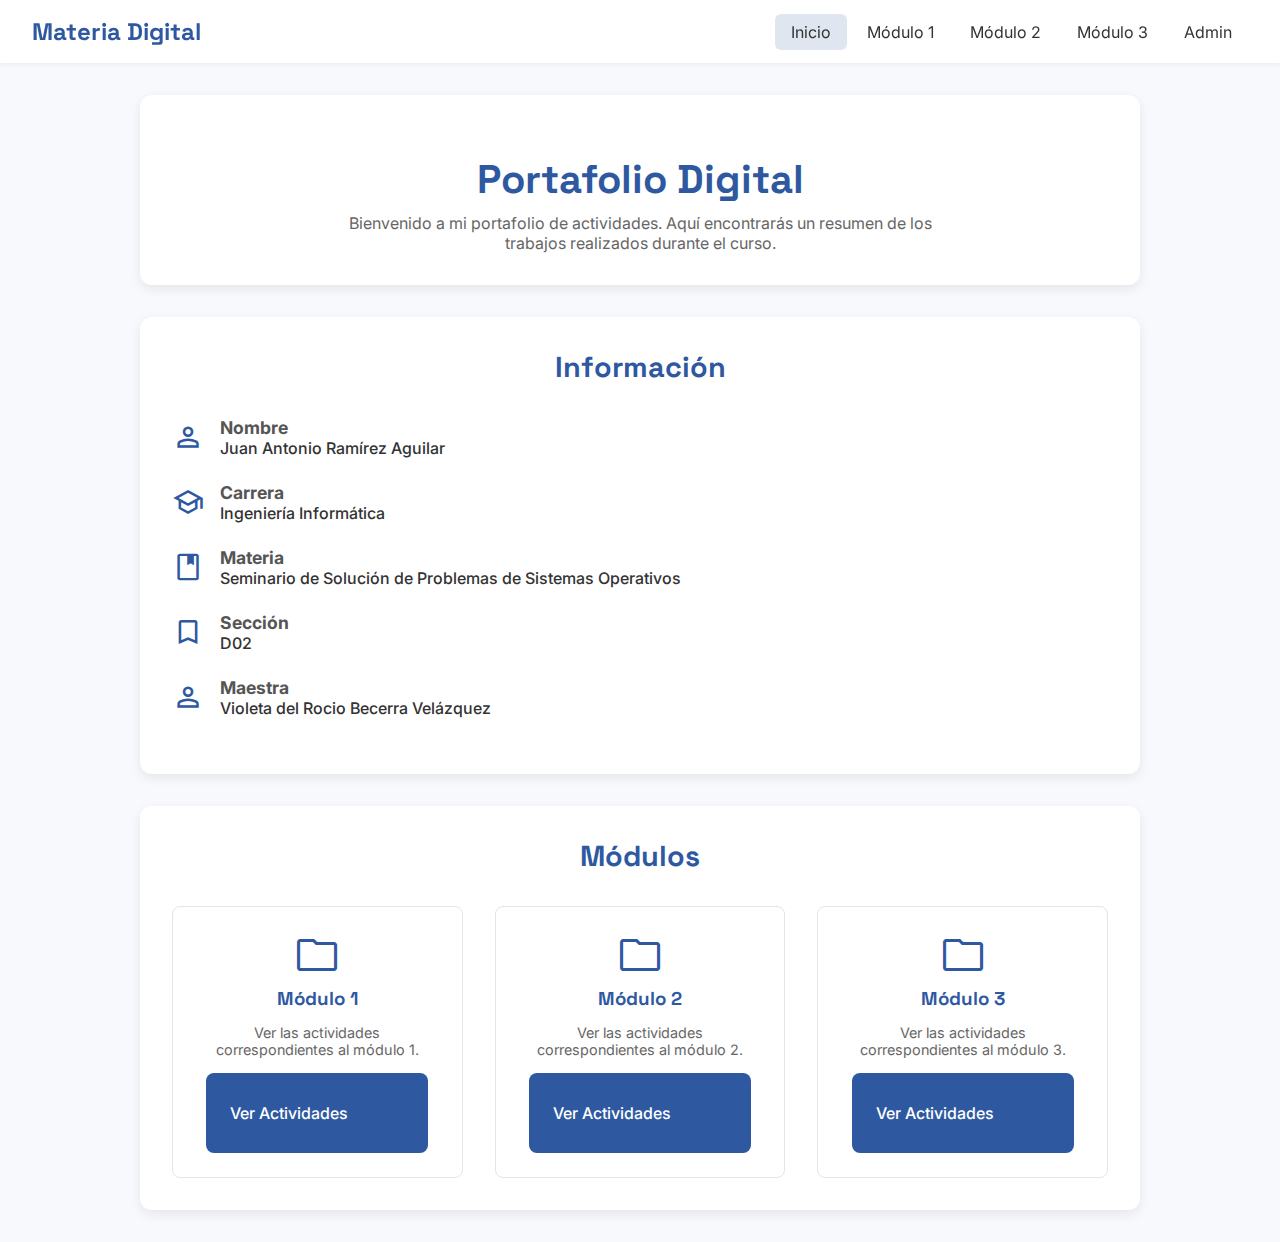
<file: index.html>
<!DOCTYPE html>
<html lang="es">
<head>
    <meta charset="UTF-8">
    <meta name="viewport" content="width=device-width, initial-scale=1.0">
    <title>Portafolio Digital</title>
    <link rel="stylesheet" href="style.css">
    <link href="https://fonts.googleapis.com/css2?family=Inter:wght@400;500;600&family=Space+Grotesk:wght@700&display=swap" rel="stylesheet">
    <link rel="stylesheet" href="https://fonts.googleapis.com/css2?family=Material+Symbols+Outlined:opsz,wght,FILL,GRAD@20..48,100..700,0..1,-50..200" />
</head>
<body>

    <header>
        <div class="logo">Materia Digital</div>
        <nav>
            <a href="#" class="active">Inicio</a>
            <a href="modulo-1.html">Módulo 1</a>
            <a href="modulo-2.html">Módulo 2</a>
            <a href="modulo-3.html">Módulo 3</a>
            <a href="admin.html">Admin</a>
        </nav>
    </header>

    <main>
        <section id="bienvenida">
            <h1>Portafolio Digital</h1>
            <p>Bienvenido a mi portafolio de actividades. Aquí encontrarás un resumen de los trabajos realizados durante el curso.</p>
        </section>

        <section id="informacion-personal">
            <h2>Información</h2>
            <div class="info-item">
                <span class="material-symbols-outlined">person</span>
                <div class="info-content">
                    <h4>Nombre</h4>
                    <p>Juan Antonio Ramírez Aguilar</p>
                </div>
            </div>
            <div class="info-item">
                <span class="material-symbols-outlined">school</span>
                <div class="info-content">
                    <h4>Carrera</h4>
                    <p>Ingeniería Informática</p>
                </div>
            </div>
            <div class="info-item">
                <span class="material-symbols-outlined">book</span>
                <div class="info-content">
                    <h4>Materia</h4>
                    <p>Seminario de Solución de Problemas de Sistemas Operativos</p>
                </div>
            </div>
            <div class="info-item">
                <span class="material-symbols-outlined">bookmark</span>
                <div class="info-content">
                    <h4>Sección</h4>
                    <p>D02</p>
                </div>
            </div>
            <div class="info-item">
                <span class="material-symbols-outlined">person</span>
                <div class="info-content">
                    <h4>Maestra</h4>
                    <p>Violeta del Rocio Becerra Velázquez</p>
                </div>
            </div>
        </section>

        <section id="modulos">
            <h2>Módulos</h2>
            <div class="modulos-grid">
                <div class="modulo-card">
                    <span class="material-symbols-outlined">folder</span>
                    <h3>Módulo 1</h3>
                    <p>Ver las actividades correspondientes al módulo 1.</p>
                    <a href="modulo-1.html" class="btn">Ver Actividades <span class="material-symbols-outlined">arrow_forward</span></a>
                </div>
                <div class="modulo-card">
                    <span class="material-symbols-outlined">folder</span>
                    <h3>Módulo 2</h3>
                    <p>Ver las actividades correspondientes al módulo 2.</p>
                    <a href="modulo-2.html" class="btn">Ver Actividades <span class="material-symbols-outlined">arrow_forward</span></a>
                </div>
                <div class="modulo-card">
                    <span class="material-symbols-outlined">folder</span>
                    <h3>Módulo 3</h3>
                    <p>Ver las actividades correspondientes al módulo 3.</p>
                    <a href="modulo-3.html" class="btn">Ver Actividades <span class="material-symbols-outlined">arrow_forward</span></a>
                </div>
            </div>
        </section>

    </main>
    
</body>
</html>
</file>
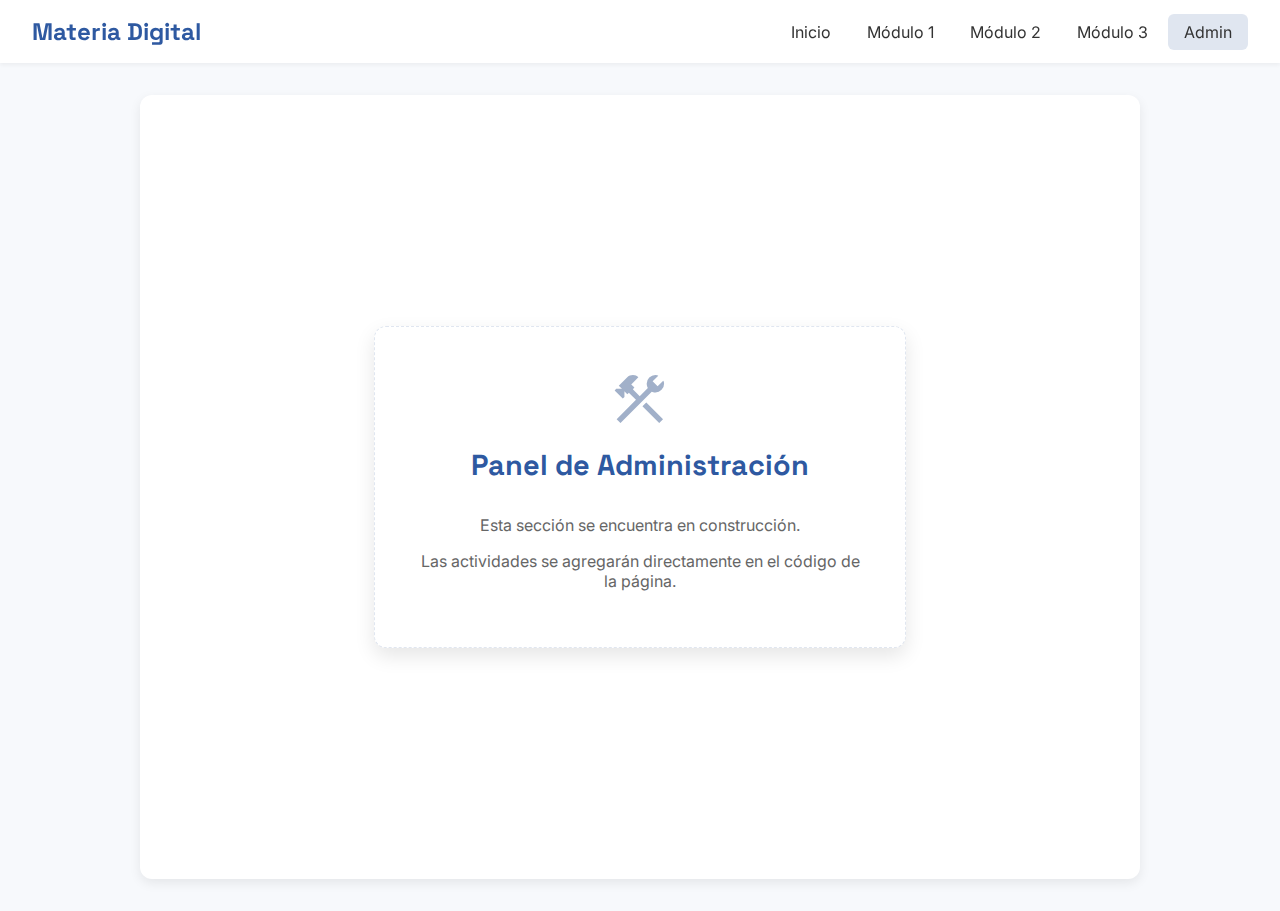
<file: admin.html>
<!DOCTYPE html>
<html lang="es">
<head>
    <meta charset="UTF-8">
    <meta name="viewport" content="width=device-width, initial-scale=1.0">
    <title>Admin - Portafolio</title>
    <link rel="stylesheet" href="style.css">
    <link href="https://fonts.googleapis.com/css2?family=Inter:wght@400;500;600&family=Space+Grotesk:wght@700&display=swap" rel="stylesheet">
    <link rel="stylesheet" href="https://fonts.googleapis.com/css2?family=Material+Symbols+Outlined:opsz,wght,FILL,GRAD@20..48,100..700,0..1,-50..200" />
</head>
<body>

    <header>
        <div class="logo">Materia Digital</div>
        <nav>
            <a href="index.html">Inicio</a>
            <a href="modulo1.html">Módulo 1</a>
            <a href="modulo2.html">Módulo 2</a>
            <a href="modulo3.html">Módulo 3</a>
            <a href="#" class="active">Admin</a>
        </nav>
    </header>

    <main>
        <section id="admin-page" class="admin-page">
            <div class="construction-card">
                <span class="material-symbols-outlined">construction</span>
                <h2>Panel de Administración</h2>
                <p>Esta sección se encuentra en construcción.</p>
                <p>Las actividades se agregarán directamente en el código de la página.</p>
            </div>
        </section>
    </main>

</body>
</html>
</file>
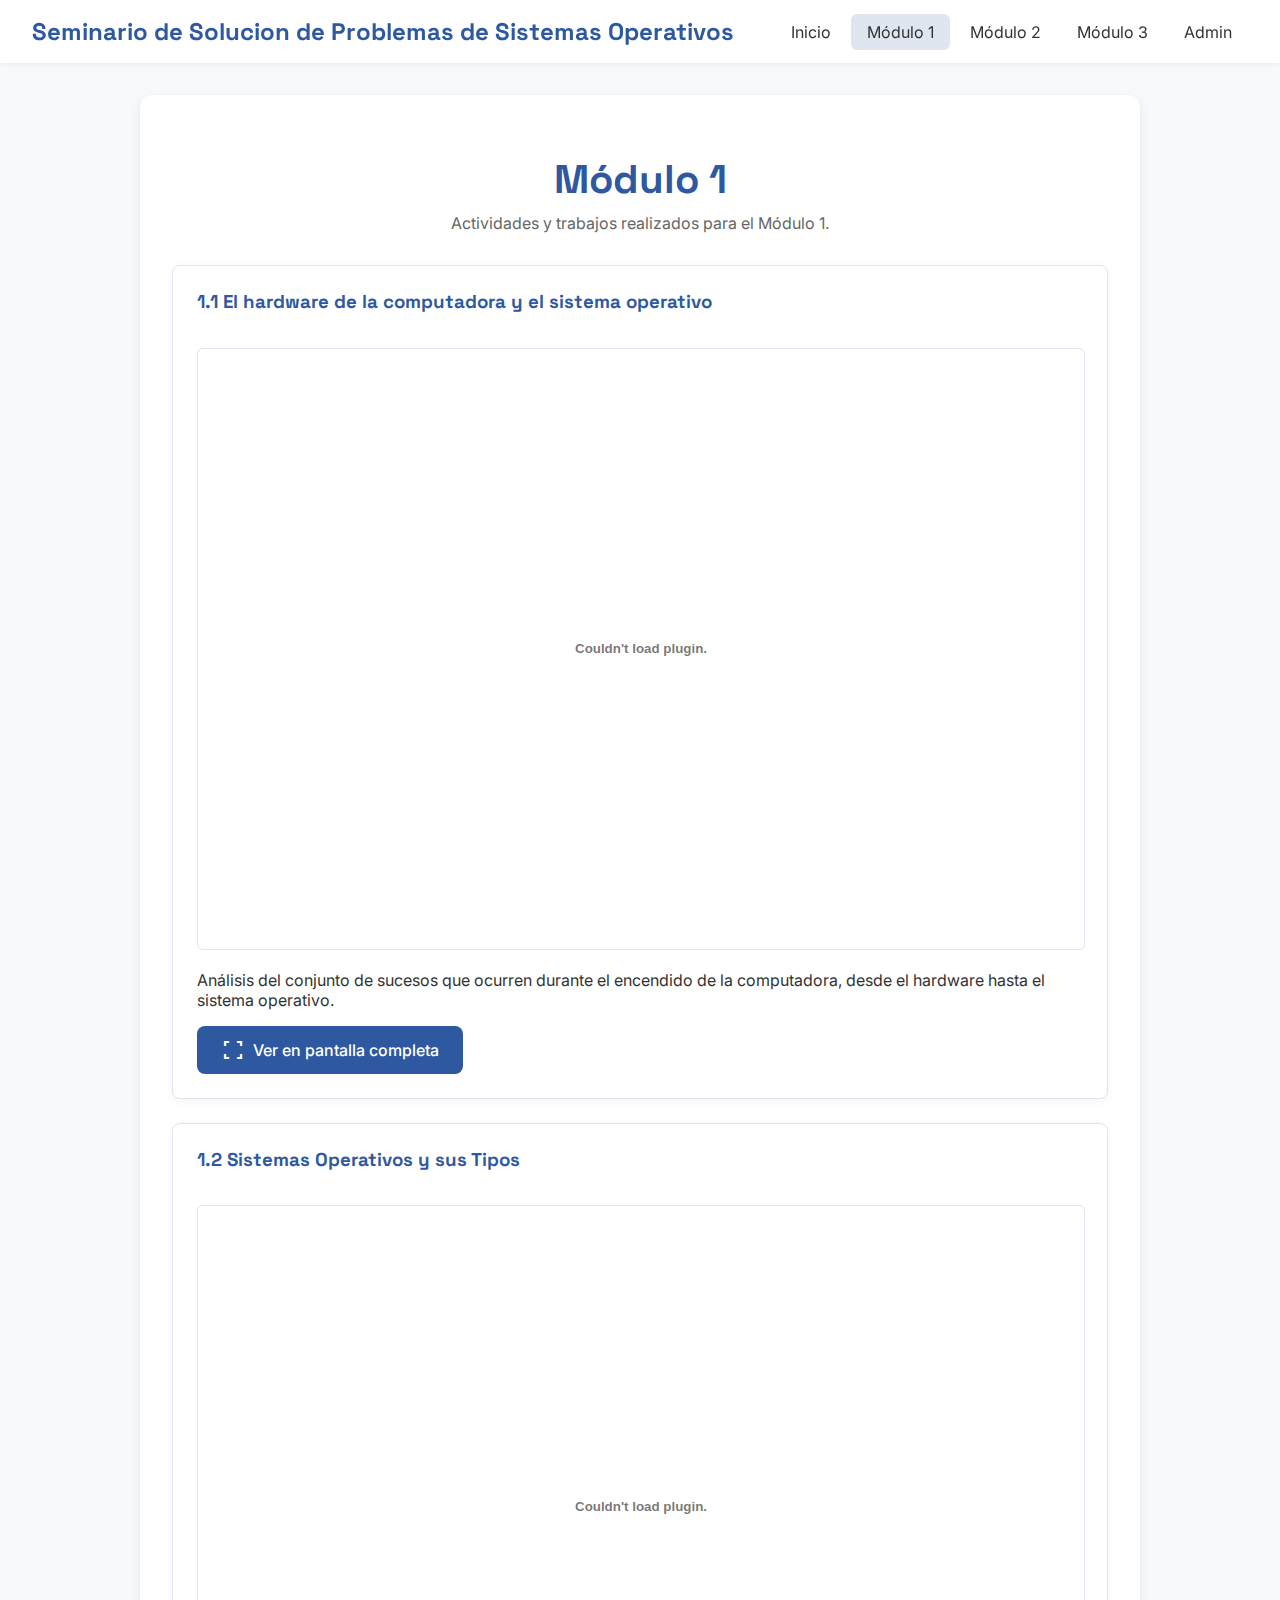
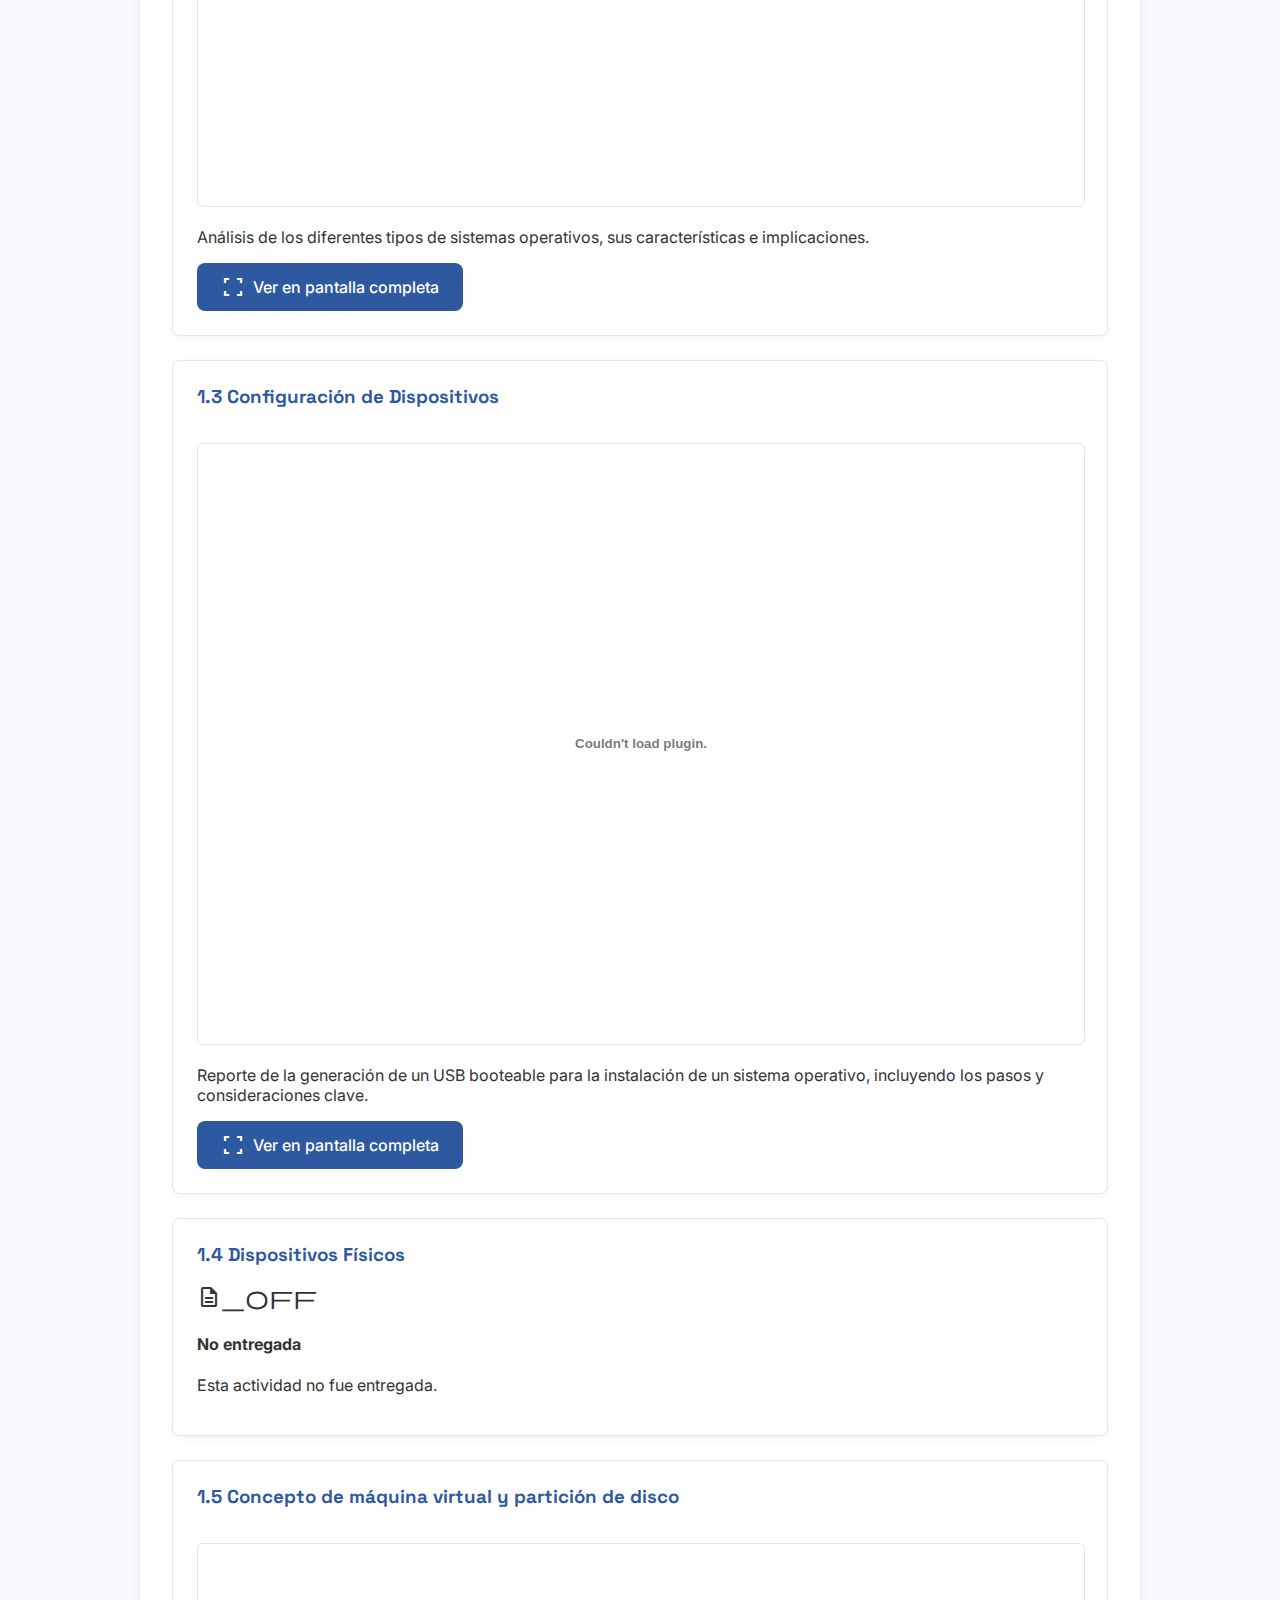
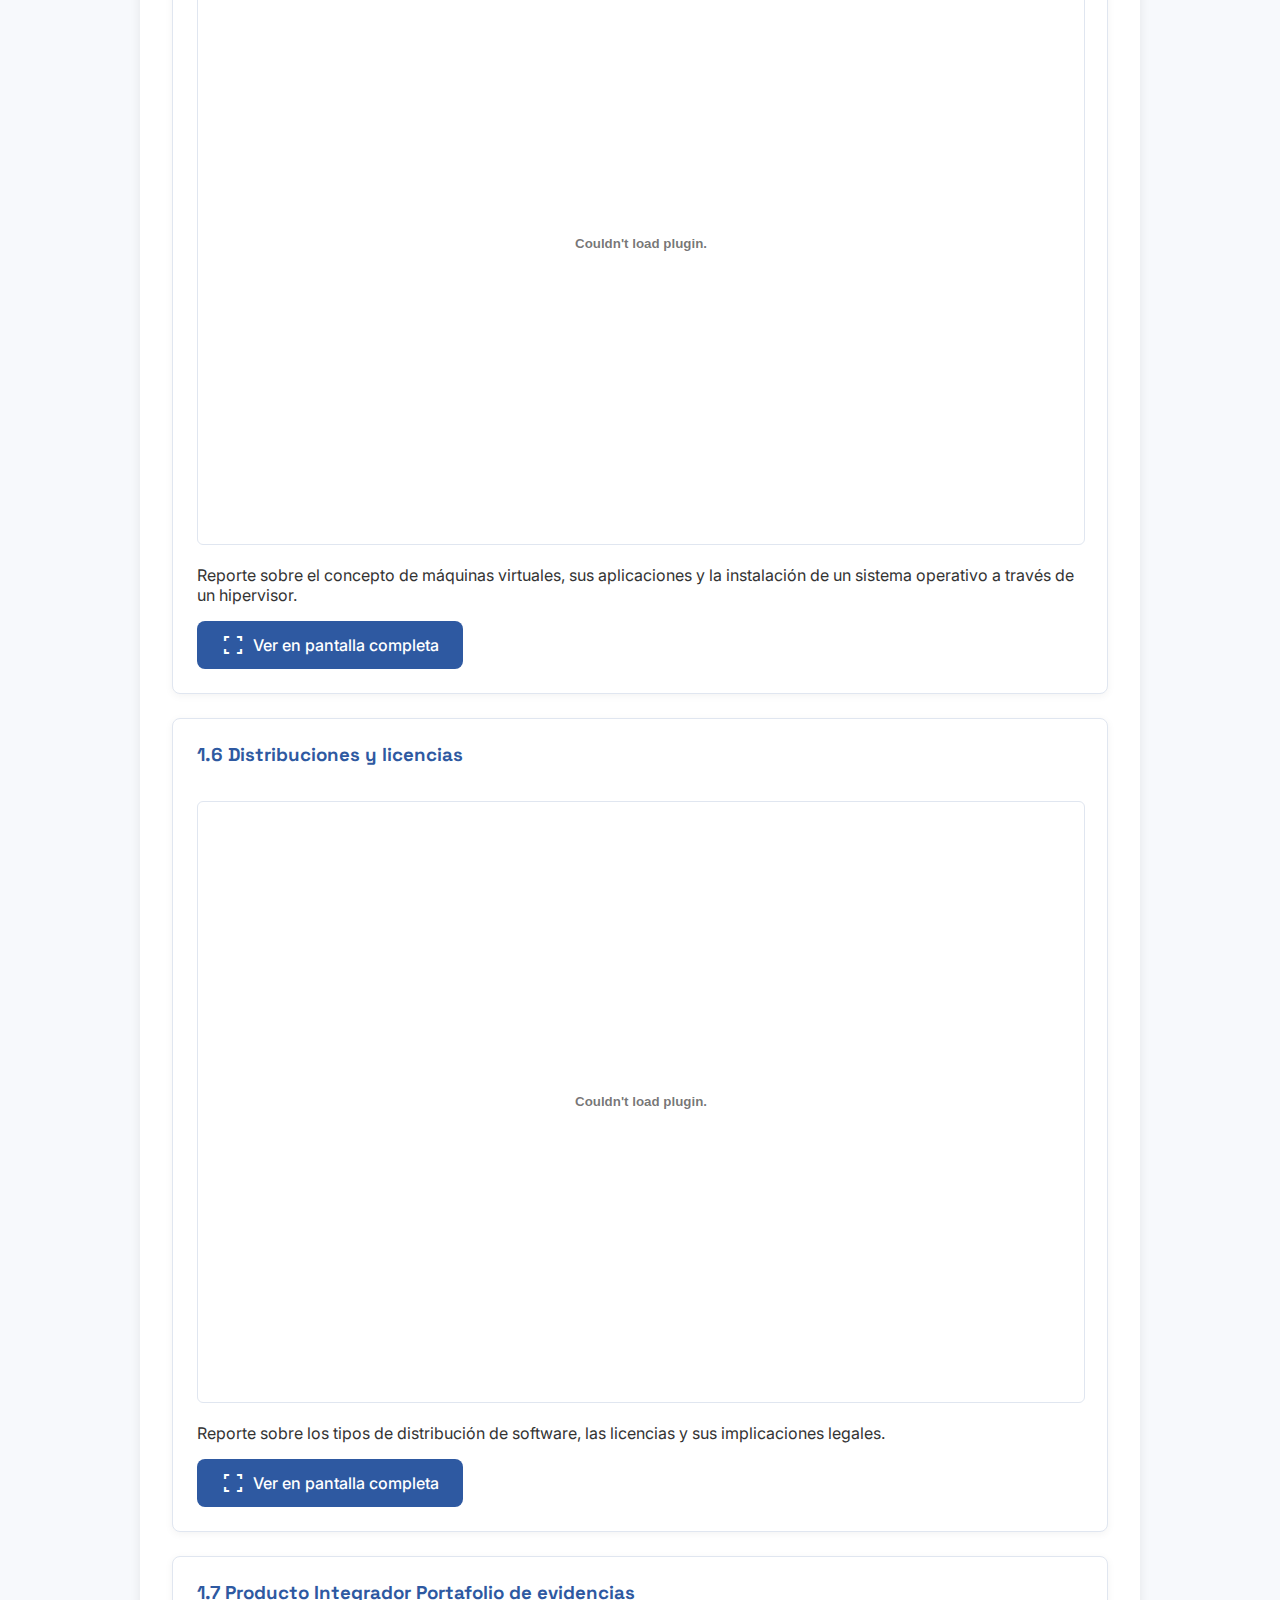
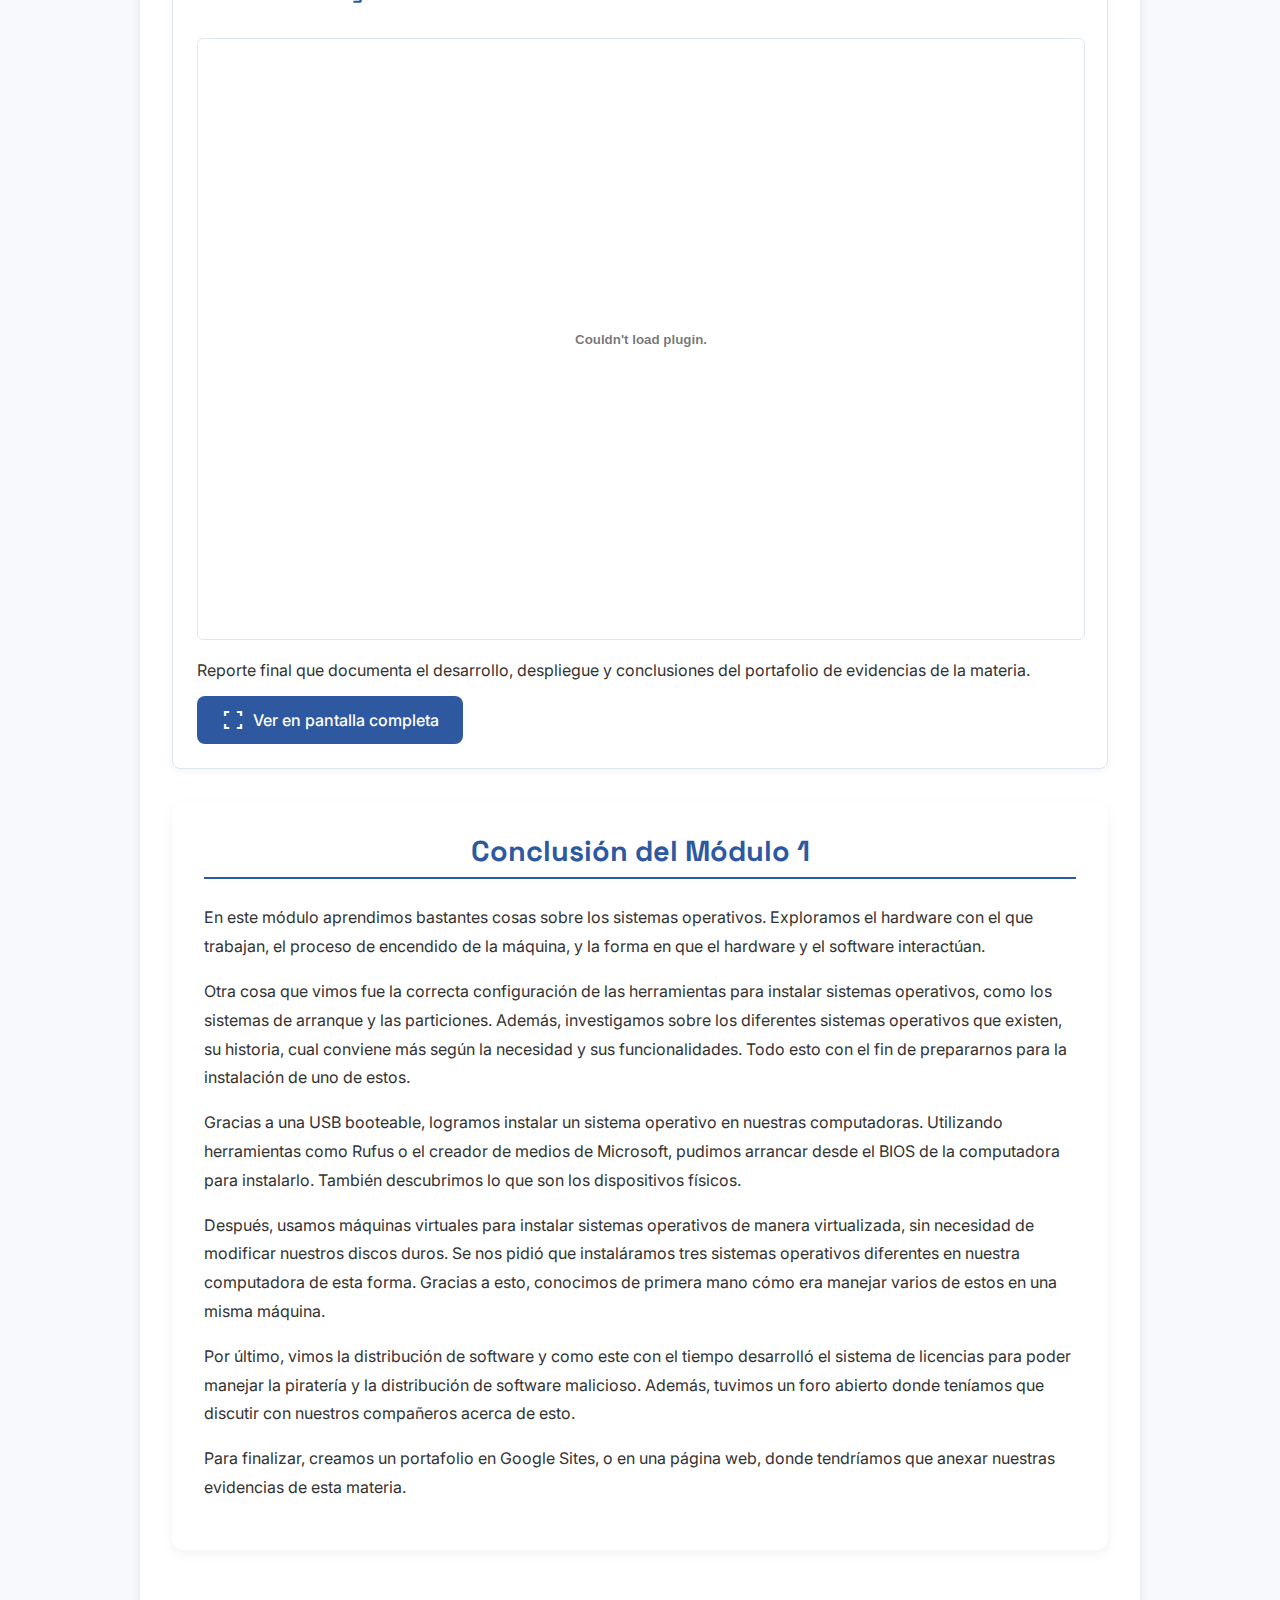
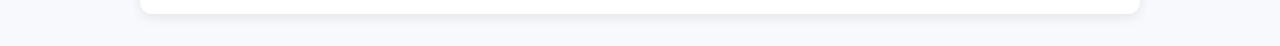
<file: modulo-1.html>
<!DOCTYPE html>
<html lang="es">
<head>
    <meta charset="UTF-8">
    <meta name="viewport" content="width=device-width, initial-scale=1.0">
    <title>Módulo 1 - Portafolio</title>
    <link rel="stylesheet" href="style.css">
    <link href="https://fonts.googleapis.com/css2?family=Inter:wght@400;500;600&family=Space+Grotesk:wght@700&display=swap" rel="stylesheet">
    <link rel="stylesheet" href="https://fonts.googleapis.com/css2?family=Material+Symbols+Outlined:opsz,wght,FILL,GRAD@20..48,100..700,0..1,-50..200" />
</head>
<body>

    <header>
        <div class="logo">Seminario de Solucion de Problemas de Sistemas Operativos</div>
        <nav>
            <a href="index.html">Inicio</a>
            <a href="#" class="active">Módulo 1</a>
            <a href="modulo-2.html">Módulo 2</a>
            <a href="modulo-3.html">Módulo 3</a>
            <a href="admin.html">Admin</a>
        </nav>
    </header>

    <main>
        <section id="modulo-page">
            <h1 class="modulo-title">Módulo 1</h1>
            <p class="modulo-subtitle">Actividades y trabajos realizados para el Módulo 1.</p>

            <div id="actividades-container" class="actividades-container">
                <div class="no-actividades-card">
                    <span class="material-symbols-outlined">folder_off</span>
                    <h4>No hay actividades</h4>
                    <p>Aún no se han agregado actividades para este módulo. Vuelve más tarde.</p>
                </div>
            </div>
        
            <div class="conclusion-section">
                <h2>Conclusión del Módulo 1</h2>
                <div class="conclusion-content">
                    <p>En este módulo aprendimos bastantes cosas sobre los sistemas operativos. Exploramos el hardware con el que trabajan, el proceso de encendido de la máquina, y la forma en que el hardware y el software interactúan.</p>
                    <p>Otra cosa que vimos fue la correcta configuración de las herramientas para instalar sistemas operativos, como los sistemas de arranque y las particiones. Además, investigamos sobre los diferentes sistemas operativos que existen, su historia, cual conviene más según la necesidad y sus funcionalidades. Todo esto con el fin de prepararnos para la instalación de uno de estos.</p>
                    <p>Gracias a una USB booteable, logramos instalar un sistema operativo en nuestras computadoras. Utilizando herramientas como Rufus o el creador de medios de Microsoft, pudimos arrancar desde el BIOS de la computadora para instalarlo. También descubrimos lo que son los dispositivos físicos.</p>
                    <p>Después, usamos máquinas virtuales para instalar sistemas operativos de manera virtualizada, sin necesidad de modificar nuestros discos duros. Se nos pidió que instaláramos tres sistemas operativos diferentes en nuestra computadora de esta forma. Gracias a esto, conocimos de primera mano cómo era manejar varios de estos en una misma máquina.</p>
                    <p>Por último, vimos la distribución de software y como este con el tiempo desarrolló el sistema de licencias para poder manejar la piratería y la distribución de software malicioso. Además, tuvimos un foro abierto donde teníamos que discutir con nuestros compañeros acerca de esto.</p>
                    <p>Para finalizar, creamos un portafolio en Google Sites, o en una página web, donde tendríamos que anexar nuestras evidencias de esta materia.</p>
                </div>
            </div>
        </section>
        
    </main>

    <script src="data.js"></script>
    <script src="script.js"></script>
</body>
</html>
</file>
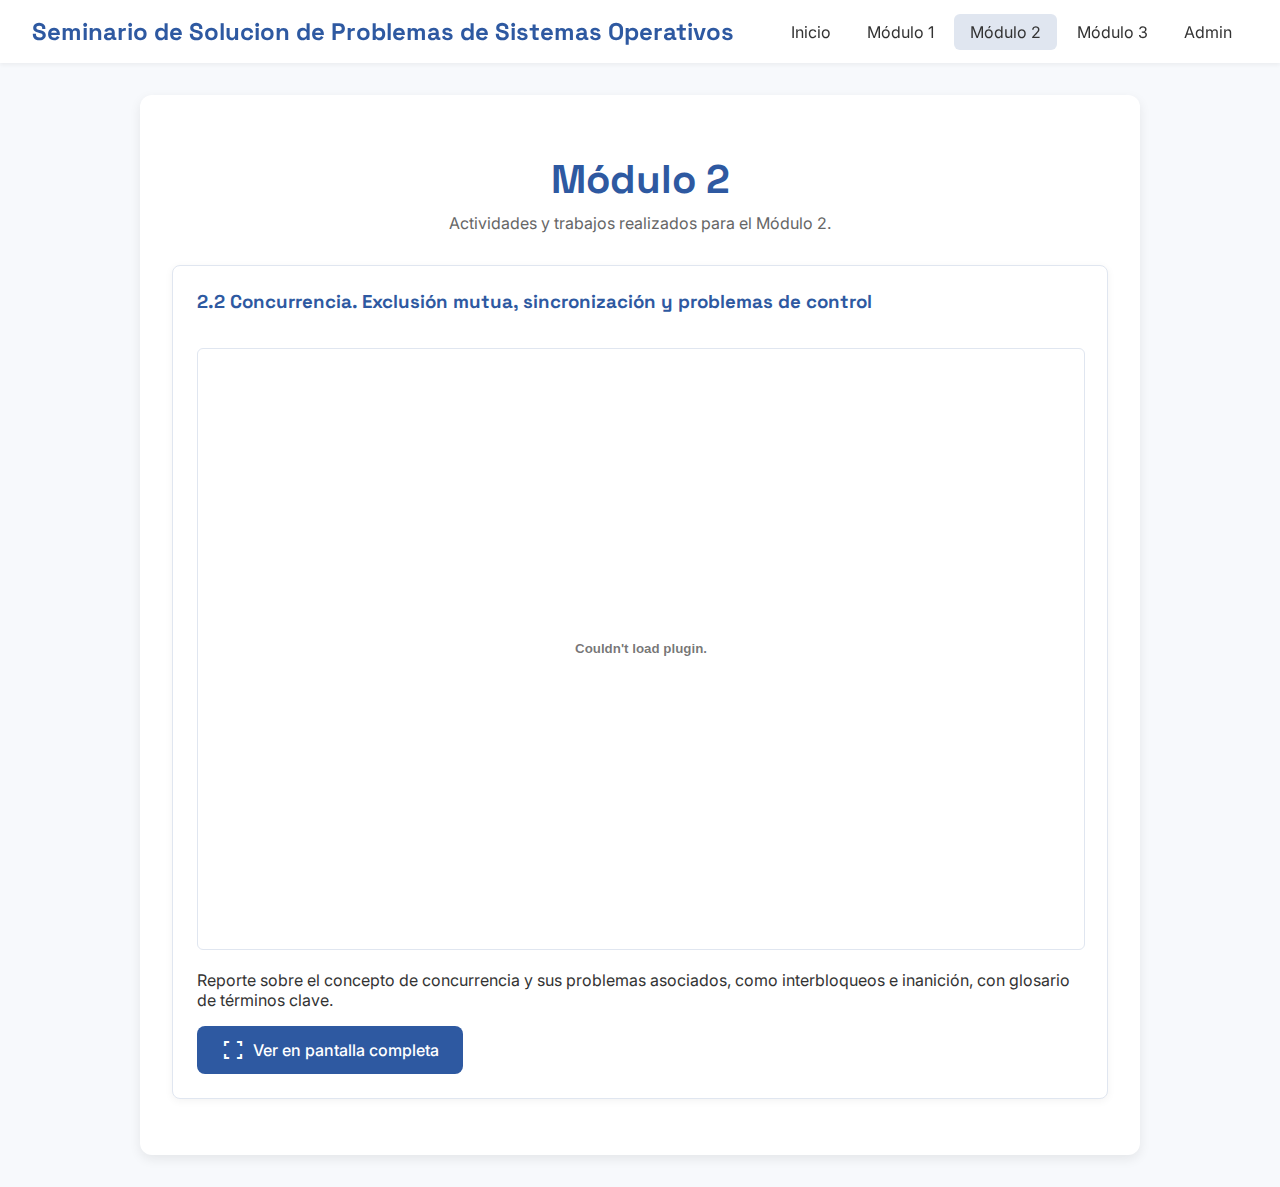
<file: modulo-2.html>
<!DOCTYPE html>
<html lang="es">
<head>
    <meta charset="UTF-8">
    <meta name="viewport" content="width=device-width, initial-scale=1.0">
    <title>Módulo 2 - Portafolio</title>
    <link rel="stylesheet" href="style.css">
    <link href="https://fonts.googleapis.com/css2?family=Inter:wght@400;500;600&family=Space+Grotesk:wght@700&display=swap" rel="stylesheet">
    <link rel="stylesheet" href="https://fonts.googleapis.com/css2?family=Material+Symbols+Outlined:opsz,wght,FILL,GRAD@20..48,100..700,0..1,-50..200" />
</head>
<body>

    <header>
        <div class="logo">Seminario de Solucion de Problemas de Sistemas Operativos</div>
        <nav>
            <a href="index.html">Inicio</a>
            <a href="modulo-1.html">Módulo 1</a>
            <a href="#" class="active">Módulo 2</a>
            <a href="modulo-3.html">Módulo 3</a>
            <a href="admin.html">Admin</a>
        </nav>
    </header>

    <main>
        <section id="modulo-page">
            <h1 class="modulo-title">Módulo 2</h1>
            <p class="modulo-subtitle">Actividades y trabajos realizados para el Módulo 2.</p>

            <div id="actividades-container" class="actividades-container">
                <div class="no-actividades-card">
                    <span class="material-symbols-outlined">folder_off</span>
                    <h4>No hay actividades</h4>
                    <p>Aún no se han agregado actividades para este módulo. Vuelve más tarde.</p>
                </div>
            </div>
        </section>

    </main>

    <script src="data.js"></script>
    <script src="script.js"></script>
</body>
</html>
</file>
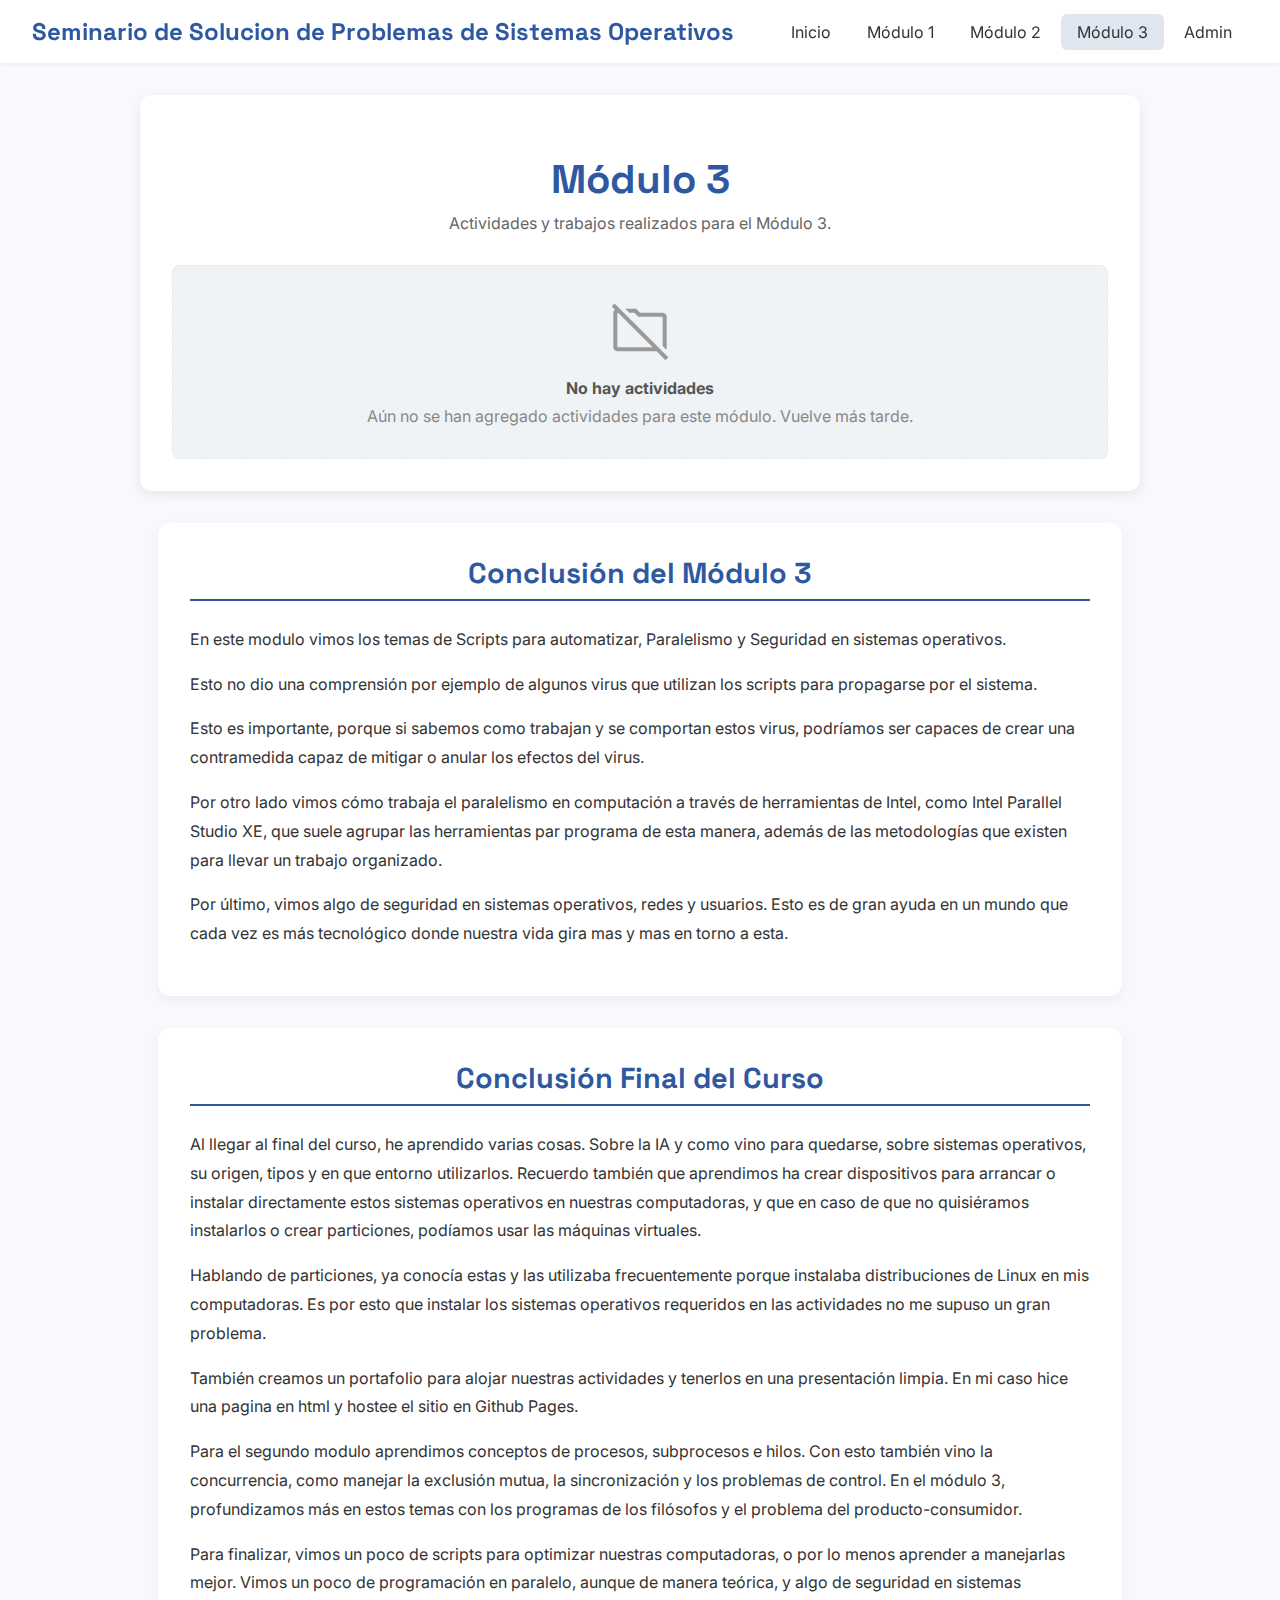
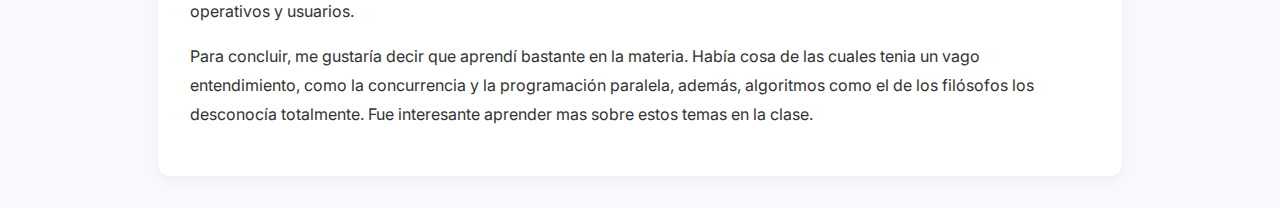
<file: modulo-3.html>
<!DOCTYPE html>
<html lang="es">
<head>
    <meta charset="UTF-8">
    <meta name="viewport" content="width=device-width, initial-scale=1.0">
    <title>Módulo 3 - Portafolio</title>
    <link rel="stylesheet" href="style.css">
    <link href="https://fonts.googleapis.com/css2?family=Inter:wght@400;500;600&family=Space+Grotesk:wght@700&display=swap" rel="stylesheet">
    <link rel="stylesheet" href="https://fonts.googleapis.com/css2?family=Material+Symbols+Outlined:opsz,wght,FILL,GRAD@20..48,100..700,0..1,-50..200" />
</head>
<body>

    <header>
        <div class="logo">Seminario de Solucion de Problemas de Sistemas Operativos</div>
        <nav>
            <a href="index.html">Inicio</a>
            <a href="modulo-1.html">Módulo 1</a>
            <a href="modulo-2.html">Módulo 2</a>
            <a href="#" class="active">Módulo 3</a>
            <a href="admin.html">Admin</a>
        </nav>
    </header>

    <main>
        <section id="modulo-page">
            <h1 class="modulo-title">Módulo 3</h1>
            <p class="modulo-subtitle">Actividades y trabajos realizados para el Módulo 3.</p>

            <div id="actividades-container" class="actividades-container">
                <div class="no-actividades-card">
                    <span class="material-symbols-outlined">folder_off</span>
                    <h4>No hay actividades</h4>
                    <p>Aún no se han agregado actividades para este módulo. Vuelve más tarde.</p>
                </div>
            </div>
        </section>

        <div class="conclusion-section">
            <h2>Conclusión del Módulo 3</h2>
            <div class="conclusion-content">
                <p>En este modulo vimos los temas de Scripts para automatizar, Paralelismo y Seguridad en sistemas operativos.</p>
                <p>Esto no dio una comprensión por ejemplo de algunos virus que utilizan los scripts para propagarse por el sistema.</p>
                <p>Esto es importante, porque si sabemos como trabajan y se comportan estos virus, podríamos ser capaces de crear una contramedida capaz de mitigar o anular los efectos del virus.</p>
                <p>Por otro lado vimos cómo trabaja el paralelismo en computación a través de herramientas de Intel, como Intel Parallel Studio XE, que suele agrupar las herramientas par programa de esta manera, además de las metodologías que existen para llevar un trabajo organizado.</p>
                <p>Por último, vimos algo de seguridad en sistemas operativos, redes y usuarios. Esto es de gran ayuda en un mundo que cada vez es más tecnológico donde nuestra vida gira mas y mas en torno a esta.</p>
            </div>
        </div>
        
        <div class="conclusion-section">
            <h2>Conclusión Final del Curso</h2>
            <div class="conclusion-content">
                <p>Al llegar al final del curso, he aprendido varias cosas. Sobre la IA y como vino para quedarse, sobre sistemas operativos, su origen, tipos y en que entorno utilizarlos. Recuerdo también que aprendimos ha crear dispositivos para arrancar o instalar directamente estos 
                    sistemas operativos en nuestras computadoras, y que en caso de que no quisiéramos instalarlos o crear particiones, podíamos usar las máquinas virtuales.
                </p>
                <p>Hablando de particiones, ya conocía estas y las utilizaba frecuentemente porque instalaba distribuciones de Linux en mis computadoras. Es por esto que instalar los sistemas operativos requeridos en las actividades no me supuso un gran problema.</p>
                <p>También creamos un portafolio para alojar nuestras actividades y tenerlos en una presentación limpia. En mi caso hice una pagina en html y hostee el sitio en Github Pages.</p>
                <p>Para el segundo modulo aprendimos conceptos de procesos, subprocesos e hilos. Con esto también vino la concurrencia, como manejar la exclusión mutua, la sincronización y los problemas de control. 
                    En el módulo 3, profundizamos más en estos temas con los programas de los filósofos y el problema del producto-consumidor.
                </p>
                <p>Para finalizar, vimos un poco de scripts para optimizar nuestras computadoras, o por lo menos aprender a manejarlas mejor. 
                    Vimos un poco de programación en paralelo, aunque de manera teórica, y algo de seguridad en sistemas operativos y usuarios.
                </p>
                <p>Para concluir, me gustaría decir que aprendí bastante en la materia. Había cosa de las cuales tenia un vago entendimiento, como la concurrencia y la programación paralela, además, 
                    algoritmos como el de los filósofos los desconocía totalmente. Fue interesante aprender mas sobre estos temas en la clase.
                </p>
            </div>
        </div>

    </main>

    <script src="data.js"></script>
    <script src="script.js"></script>
</body>
</html>
</file>
<file: style.css>
:root {
    --primary-color: #2e59a1;
    --secondary-color: #4a6c9d;
    --text-color: #333;
    --background-color: #f7f9fc;
    --card-background: #fff;
    --border-color: #e0e6f0;
}

body {
    font-family: 'Inter', sans-serif;
    background-color: var(--background-color);
    margin: 0;
    color: var(--text-color);
}

header {
    background-color: var(--card-background);
    box-shadow: 0 2px 4px rgba(0, 0, 0, 0.05);
    padding: 1rem 2rem;
    display: flex;
    justify-content: space-between;
    align-items: center;
    position: sticky;
    top: 0;
    z-index: 1000;
}

.logo {
    font-family: 'Space Grotesk', sans-serif;
    font-size: 1.5rem;
    font-weight: 700;
    color: var(--primary-color);
}

nav a {
    text-decoration: none;
    color: var(--text-color);
    padding: 0.5rem 1rem;
    border-radius: 6px;
    transition: background-color 0.3s;
}

nav a.active, nav a:hover {
    background-color: var(--border-color);
}

main {
    max-width: 1000px;
    margin: 2rem auto;
    padding: 0 1rem;
}

section {
    background-color: var(--card-background);
    padding: 2rem;
    border-radius: 12px;
    box-shadow: 0 4px 12px rgba(0, 0, 0, 0.08);
    margin-bottom: 2rem;
}

#bienvenida {
    text-align: center;
}

#bienvenida h1 {
    font-family: 'Space Grotesk', sans-serif;
    font-size: 2.5rem;
    margin-bottom: 0.5rem;
    color: var(--primary-color);
}

#bienvenida p {
    color: #666;
    max-width: 600px;
    margin: 0 auto;
}

h2 {
    font-family: 'Space Grotesk', sans-serif;
    font-size: 1.8rem;
    color: var(--primary-color);
    text-align: center;
    margin-top: 0;
    margin-bottom: 2rem;
}

/* Información Personal */
#informacion-personal .info-item {
    display: flex;
    align-items: center;
    gap: 1rem;
    margin-bottom: 1.5rem;
}

#informacion-personal .info-item .material-symbols-outlined {
    font-size: 2rem;
    color: var(--primary-color);
}

.info-item h4 {
    margin: 0;
    font-size: 1.1rem;
    color: #555;
}

.info-item p {
    margin: 0;
    font-weight: 500;
}

/* Módulos */
.modulos-grid {
    display: grid;
    grid-template-columns: repeat(auto-fit, minmax(280px, 1fr));
    gap: 2rem;
}

.modulo-card {
    border: 1px solid var(--border-color);
    padding: 1.5rem;
    border-radius: 8px;
    text-align: center;
    transition: transform 0.3s, box-shadow 0.3s;
    background-color: var(--card-background);
}

.modulo-card:hover {
    transform: translateY(-5px);
    box-shadow: 0 8px 20px rgba(0, 0, 0, 0.1);
}

.modulo-card .material-symbols-outlined {
    font-size: 3rem;
    color: var(--primary-color);
    margin-bottom: 0.5rem;
}

.modulo-card h3 {
    font-family: 'Space Grotesk', sans-serif;
    margin-top: 0;
    margin-bottom: 0.5rem;
    color: var(--primary-color);
}

.modulo-card p {
    color: #666;
    font-size: 0.9rem;
}

.btn {
    display: inline-flex;
    align-items: center;
    gap: 0.5rem;
    background-color: var(--primary-color);
    color: white;
    text-decoration: none;
    padding: 0.75rem 1.5rem;
    border-radius: 8px;
    font-weight: 500;
    transition: background-color 0.3s;
}

.btn:hover {
    background-color: #25447a;
}

/* Estilo específico para las páginas de módulos */
.modulo-title {
    font-family: 'Space Grotesk', sans-serif;
    font-size: 2.5rem;
    color: var(--primary-color);
    text-align: center;
    margin-bottom: 0;
}

.modulo-subtitle {
    color: #666;
    text-align: center;
    margin-top: 0.5rem;
    margin-bottom: 2rem;
}

.no-actividades-card {
    display: flex;
    flex-direction: column;
    align-items: center;
    justify-content: center;
    text-align: center;
    padding: 2rem;
    border: 1px dashed var(--border-color);
    border-radius: 8px;
    background-color: #f0f3f6;
}

.no-actividades-card .material-symbols-outlined {
    font-size: 4rem;
    color: #999;
    margin-bottom: 1rem;
}

.no-actividades-card h4 {
    margin: 0;
    color: #555;
}

.no-actividades-card p {
    margin: 0.5rem 0 0 0;
    color: #888;
}

.actividad-card {
    background-color: var(--card-background);
    border: 1px solid var(--border-color);
    border-radius: 8px;
    padding: 1.5rem;
    margin-bottom: 1.5rem;
    box-shadow: 0 2px 8px rgba(0, 0, 0, 0.05);
    transition: transform 0.3s;
}

.actividad-card:hover {
    transform: translateY(-3px);
}

.actividad-card h3 {
    font-family: 'Space Grotesk', sans-serif;
    color: var(--primary-color);
    margin-top: 0;
}

.actividad-card .pdf-viewer {
    width: 100%;
    height: 600px;
    border: 1px solid var(--border-color);
    border-radius: 6px;
    margin-top: 1rem;
}

/* Estilo para la página de administración */
.admin-page {
    display: flex;
    justify-content: center;
    align-items: center;
    min-height: 80vh; /* Ajusta la altura para que el contenido esté centrado verticalmente */
    text-align: center;
}

.construction-card {
    background-color: var(--card-background);
    padding: 2.5rem;
    border-radius: 12px;
    box-shadow: 0 8px 20px rgba(0, 0, 0, 0.1);
    max-width: 450px;
    border: 1px dashed #e0e6f0;
}

.construction-card .material-symbols-outlined {
    font-size: 4rem;
    color: #a1b0c9;
    margin-bottom: 1rem;
}

.construction-card h2 {
    font-family: 'Space Grotesk', sans-serif;
    color: var(--primary-color);
    margin-top: 0;
}

.construction-card p {
    color: #666;
}

/* Estilo para la sección de conclusión */
.conclusion-section {
    max-width: 900px;
    margin: 2rem auto;
    padding: 2rem;
    background-color: var(--card-background);
    border-radius: 12px;
    box-shadow: 0 4px 12px rgba(0, 0, 0, 0.05);
}

.conclusion-section h2 {
    font-family: 'Space Grotesk', sans-serif;
    color: var(--primary-color);
    margin-top: 0;
    margin-bottom: 1.5rem;
    border-bottom: 2px solid var(--primary-color);
    padding-bottom: 0.5rem;
}

.conclusion-section p {
    color: var(--text-color);
    line-height: 1.8;
    margin-bottom: 1rem;
}
</file>
